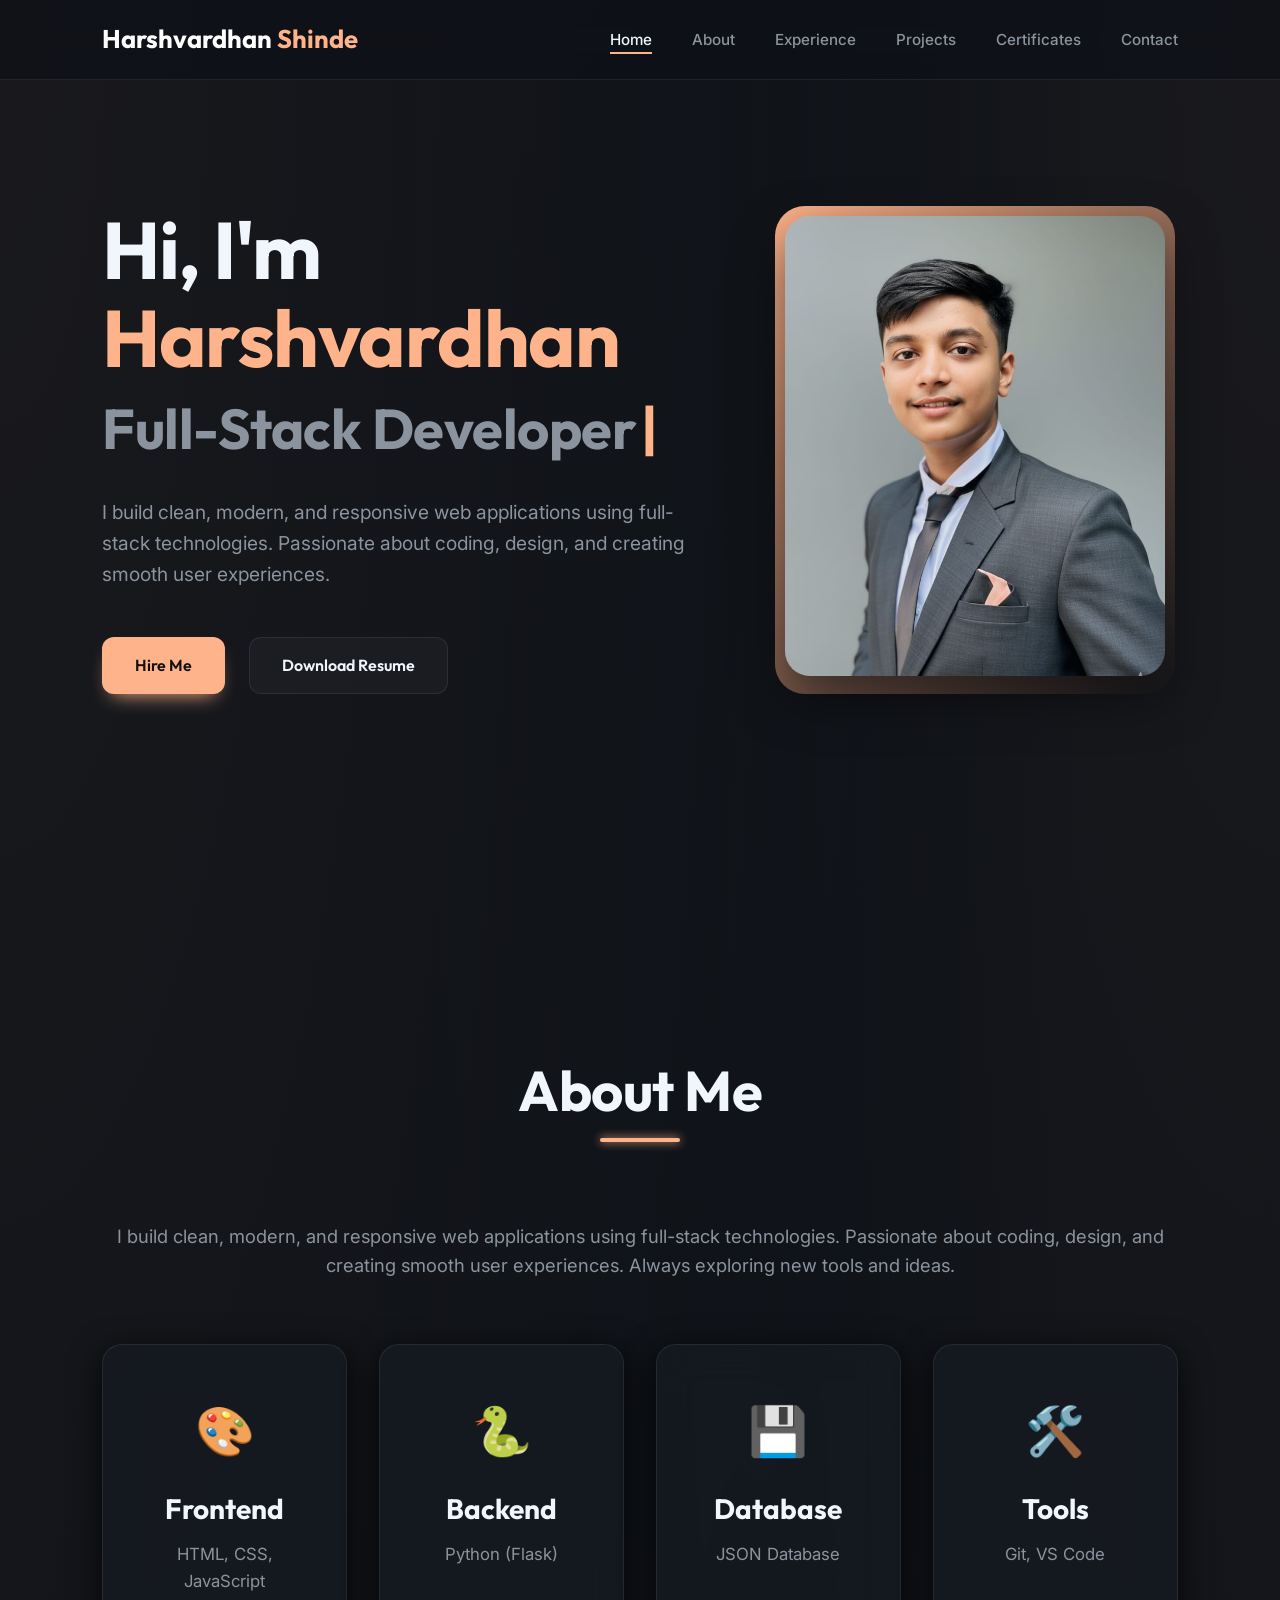
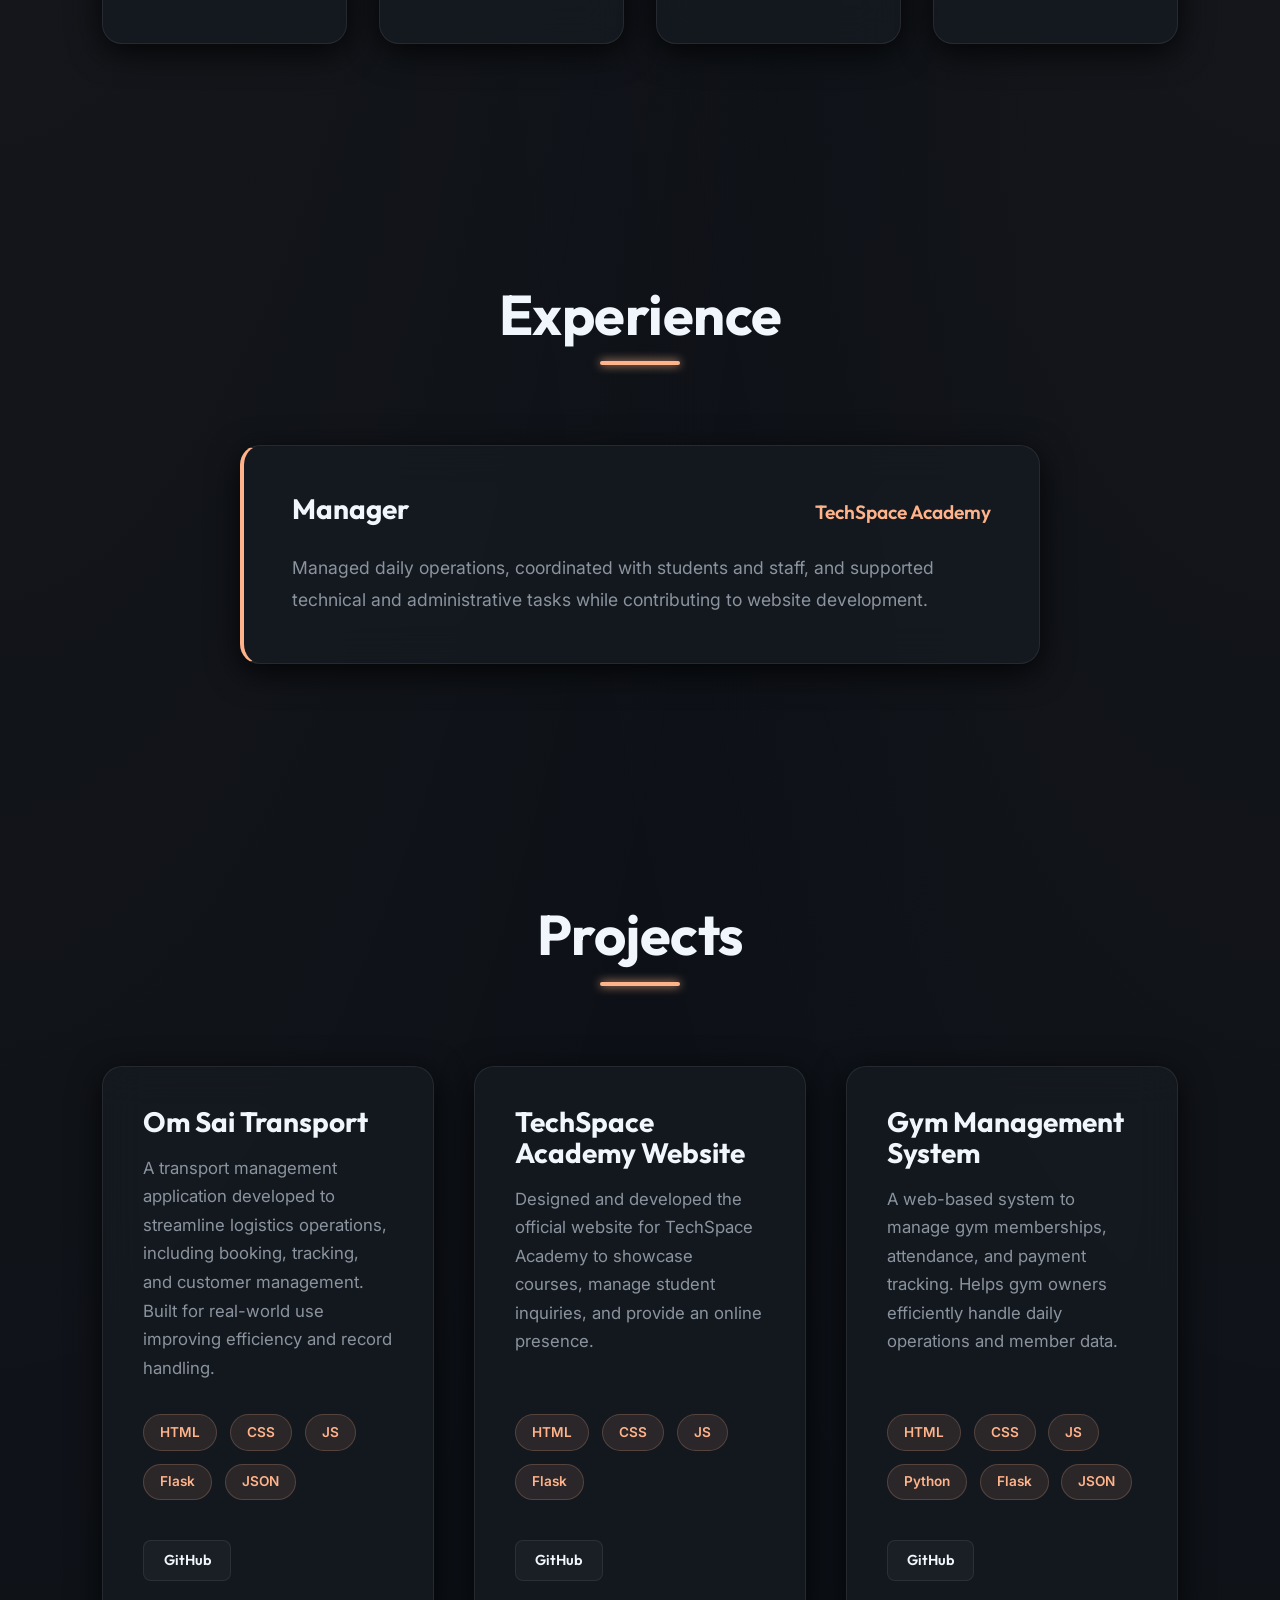
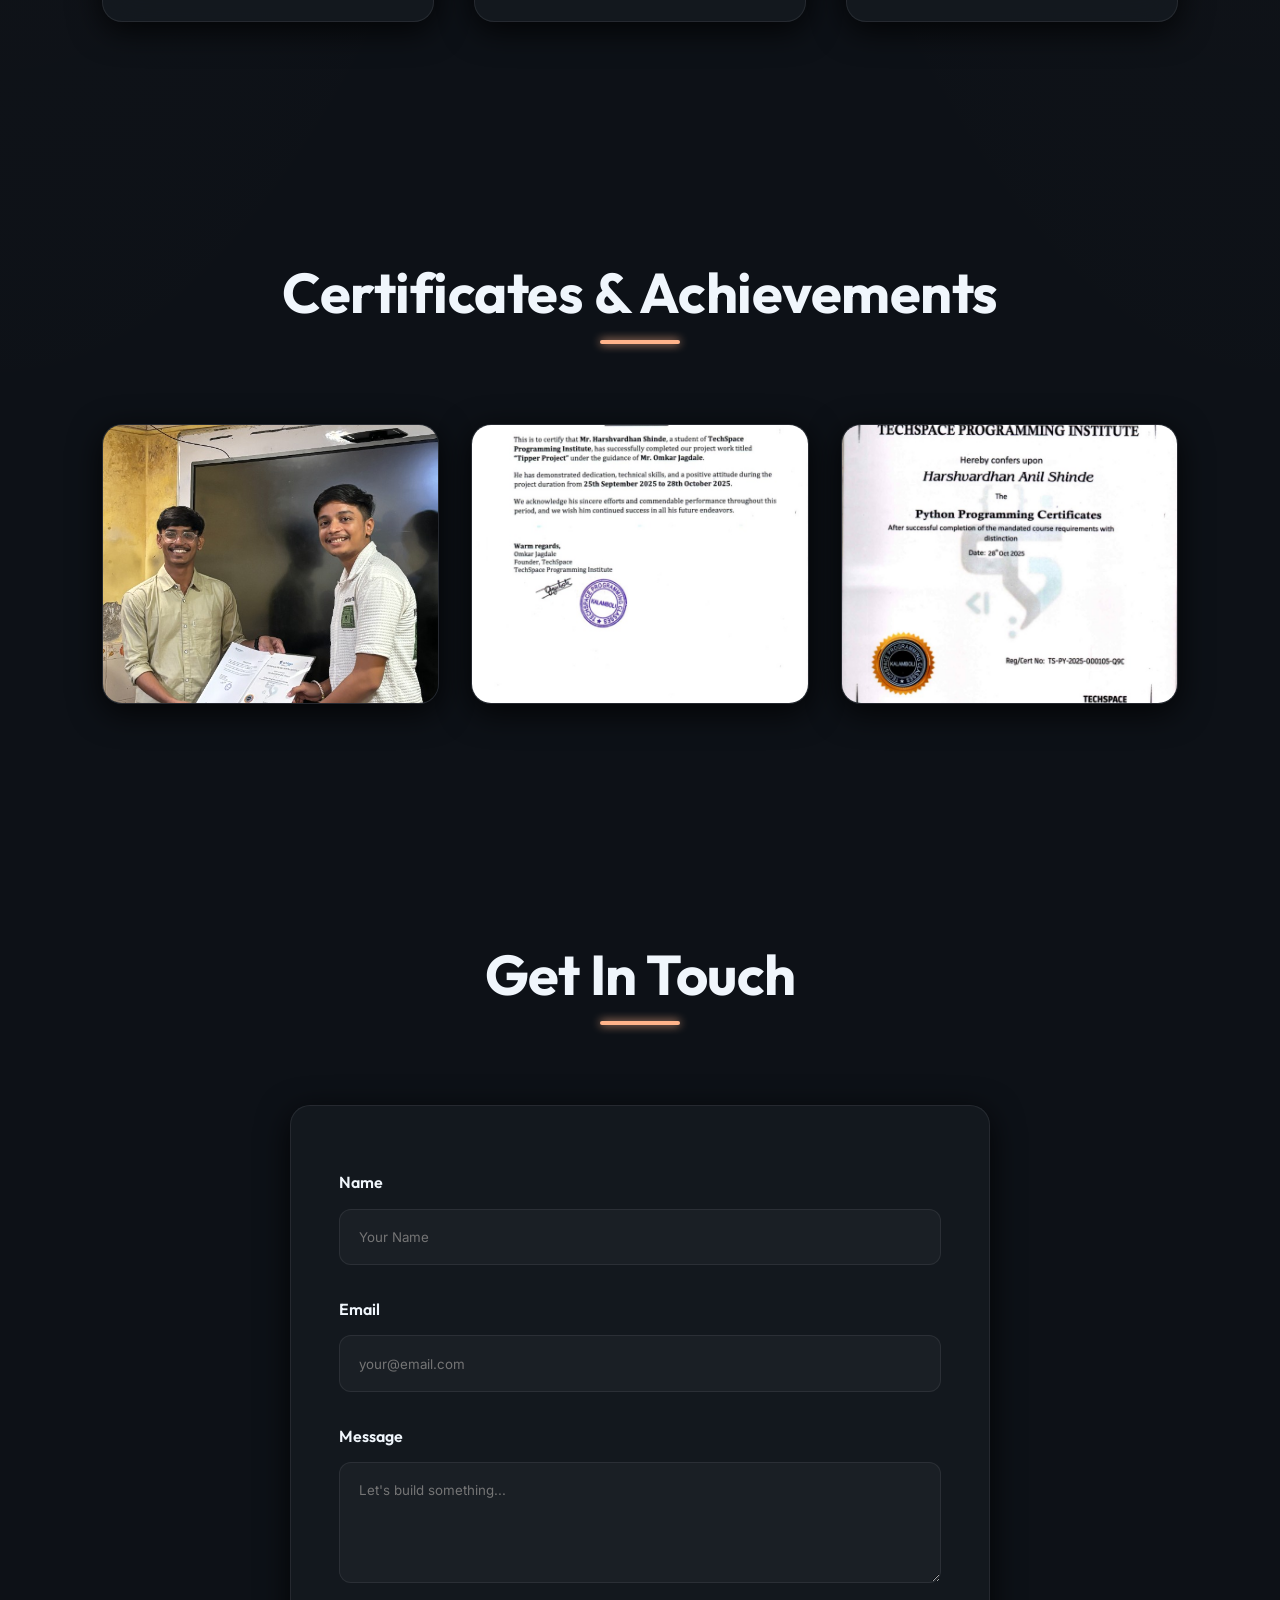
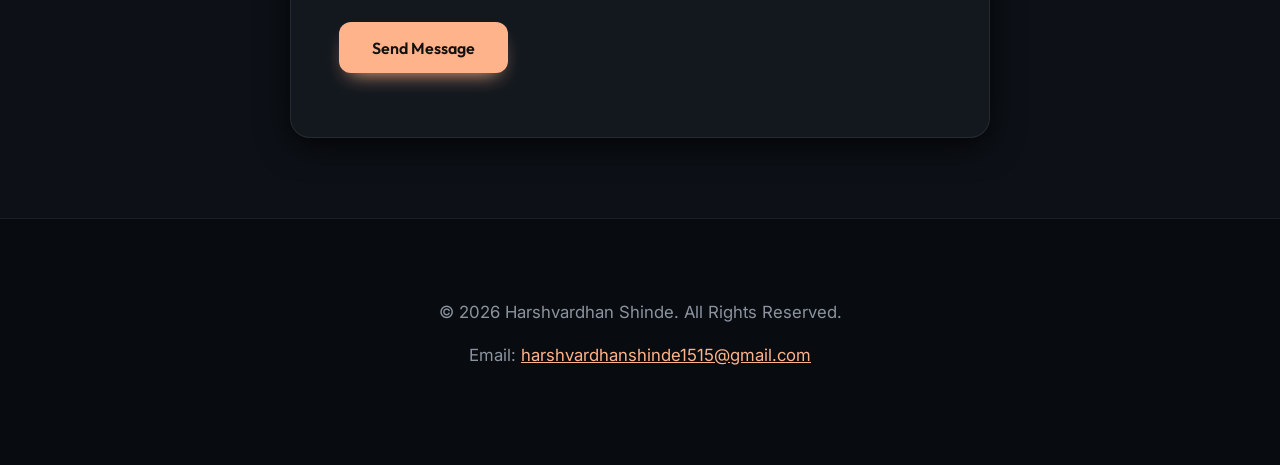
<file: index.html>
<!DOCTYPE html>
<html lang="en">
<head>
    <meta charset="UTF-8">
    <meta name="viewport" content="width=device-width, initial-scale=1.0">
    <meta name="description" content="Harshvardhan Shinde - Full-Stack Developer. Building clean, modern, and responsive web applications with Flask, JavaScript, and more.">
    <!-- Open Graph tags for social sharing -->
    <meta property="og:title" content="Harshvardhan Shinde | Full-Stack Developer">
    <meta property="og:description" content="Portfolio of Harshvardhan Shinde, a Full-Stack Developer specializing in clean, modern web apps.">
    <meta property="og:type" content="website">
    <title>Harshvardhan Shinde | Full-Stack Developer</title>
    <link rel="stylesheet" href="css/style.css">
    <link href="https://fonts.googleapis.com/css2?family=Inter:wght@400;500;600;700&family=Outfit:wght@300;400;600;700&display=swap" rel="stylesheet">
</head>
<body>
    <nav class="navbar">
        <a href="#home" class="logo">Harshvardhan <span>Shinde</span></a>
        <ul class="nav-links">
            <li><a href="#home">Home</a></li>
            <li><a href="#about">About</a></li>
            <li><a href="#experience">Experience</a></li>
            <li><a href="#projects">Projects</a></li>
            <li><a href="#certificates">Certificates</a></li>
            <li><a href="#contact">Contact</a></li>
        </ul>
        <div class="hamburger">
            <span></span>
            <span></span>
            <span></span>
        </div>
    </nav>

    <main>
        <section id="home" class="hero">
            <div class="hero-content">
                <h1 class="fade-up">Hi, I'm <span class="accent">Harshvardhan</span></h1>
                <h2 class="fade-up delay-1" id="typewriter">Full-Stack Developer</h2>
                <p class="fade-up delay-2">I build clean, modern, and responsive web applications using full-stack technologies. Passionate about coding, design, and creating smooth user experiences.</p>
                <div class="cta-buttons fade-up delay-3">
                    <a href="#contact" class="btn btn-primary">Hire Me</a>
                    <a href="assets/resume/Harshvardhan_Shinde_Resume.pdf" class="btn btn-secondary" target="_blank" download="Harshvardhan_Shinde_Resume.pdf">Download Resume</a>
                </div>
            </div>
            <div class="hero-image fade-in">
                <div class="img-container">
                    <img src="images/profile.jpg" alt="Harshvardhan Shinde" class="hero-img" onerror="this.src='https://ui-avatars.com/api/?name=Harshvardhan+Shinde&background=1f1f1f&color=fff&size=512'">
                </div>
            </div>
        </section>

        <section id="about" class="about section-spacing">
            <div class="section-title fade-up">
                <h2>About Me</h2>
                <div class="underline"></div>
            </div>
            <div class="about-content fade-up delay-1">
                <p class="about-text">I build clean, modern, and responsive web applications using full-stack technologies. Passionate about coding, design, and creating smooth user experiences. Always exploring new tools and ideas.</p>
                <div class="skills-grid">
                    <div class="skill-card glass-panel">
                        <div class="skill-icon">🎨</div>
                        <h3>Frontend</h3>
                        <p>HTML, CSS, JavaScript</p>
                    </div>
                    <div class="skill-card glass-panel">
                        <div class="skill-icon">🐍</div>
                        <h3>Backend</h3>
                        <p>Python (Flask)</p>
                    </div>
                    <div class="skill-card glass-panel">
                        <div class="skill-icon">💾</div>
                        <h3>Database</h3>
                        <p>JSON Database</p>
                    </div>
                    <div class="skill-card glass-panel">
                        <div class="skill-icon">🛠️</div>
                        <h3>Tools</h3>
                        <p>Git, VS Code</p>
                    </div>
                </div>
            </div>
        </section>

        <section id="experience" class="experience section-spacing">
            <div class="section-title fade-up">
                <h2>Experience</h2>
                <div class="underline"></div>
            </div>
            <div class="experience-container fade-up delay-1">
                <div class="experience-card glass-panel">
                    <div class="exp-header">
                        <h3>Manager</h3>
                        <span class="exp-company">TechSpace Academy</span>
                    </div>
                    <p class="exp-desc">Managed daily operations, coordinated with students and staff, and supported technical and administrative tasks while contributing to website development.</p>
                </div>
            </div>
        </section>

        <section id="projects" class="projects section-spacing">
            <div class="section-title fade-up">
                <h2>Projects</h2>
                <div class="underline"></div>
            </div>
            <div class="projects-grid fade-up delay-1">
                <!-- Project 1 -->
                <div class="project-card glass-panel">
                    <div class="project-info">
                        <h3>Om Sai Transport</h3>
                        <p>A transport management application developed to streamline logistics operations, including booking, tracking, and customer management. Built for real-world use improving efficiency and record handling.</p>
                        <div class="tech-stack">
                            <span>HTML</span> <span>CSS</span> <span>JS</span> <span>Flask</span> <span>JSON</span>
                        </div>
                        <div class="project-links">
                            <a href="https://github.com/harsh4687techie-bot" target="_blank" class="btn btn-secondary btn-small github-btn">GitHub</a>
                        </div>
                    </div>
                </div>
                <!-- Project 2 -->
                <div class="project-card glass-panel">
                    <div class="project-info">
                        <h3>TechSpace Academy Website</h3>
                        <p>Designed and developed the official website for TechSpace Academy to showcase courses, manage student inquiries, and provide an online presence.</p>
                        <div class="tech-stack">
                            <span>HTML</span> <span>CSS</span> <span>JS</span> <span>Flask</span>
                        </div>
                        <div class="project-links">
                            <a href="https://github.com/harsh4687techie-bot" target="_blank" class="btn btn-secondary btn-small github-btn">GitHub</a>
                        </div>
                    </div>
                </div>
                <!-- Project 3 -->
                <div class="project-card glass-panel">
                    <div class="project-info">
                        <h3>Gym Management System</h3>
                        <p>A web-based system to manage gym memberships, attendance, and payment tracking. Helps gym owners efficiently handle daily operations and member data.</p>
                        <div class="tech-stack">
                            <span>HTML</span> <span>CSS</span> <span>JS</span> <span>Python</span> <span>Flask</span> <span>JSON</span>
                        </div>
                        <div class="project-links">
                            <a href="https://github.com/harsh4687techie-bot" target="_blank" class="btn btn-secondary btn-small github-btn">GitHub</a>
                        </div>
                    </div>
                </div>
            </div>
        </section>

        <section id="certificates" class="certificates section-spacing">
            <div class="section-title fade-up">
                <h2>Certificates & Achievements</h2>
                <div class="underline"></div>
            </div>
            <div class="certificates-grid fade-up delay-1" id="cert-grid">
                <!-- Dynamic Content Here -->
            </div>
        </section>

        <section id="contact" class="contact section-spacing">
            <div class="section-title fade-up">
                <h2>Get In Touch</h2>
                <div class="underline"></div>
            </div>
            <div class="contact-container fade-up delay-1">
                <form id="contact-form" class="glass-panel">
                    <div class="form-group">
                        <label for="name">Name</label>
                        <input type="text" id="name" name="name" required placeholder="Your Name">
                    </div>
                    <div class="form-group">
                        <label for="email">Email</label>
                        <input type="email" id="email" name="email" required placeholder="your@email.com">
                    </div>
                    <div class="form-group">
                        <label for="message">Message</label>
                        <textarea id="message" name="message" rows="5" required placeholder="Let's build something..."></textarea>
                    </div>
                    <button type="submit" class="btn btn-primary btn-submit">Send Message</button>
                    <div id="form-msg" class="form-msg"></div>
                </form>
            </div>
        </section>

        <!-- Image Modal -->
        <div id="image-modal" class="modal">
            <span class="modal-close" onclick="closeModal()">&times;</span>
            <img class="modal-content" id="modal-img">
        </div>
    </main>

    <footer>
        <p>&copy; 2026 Harshvardhan Shinde. All Rights Reserved.</p>
        <p>Email: <a href="mailto:harshvardhanshinde1515@gmail.com" style="color:var(--accent-color)">harshvardhanshinde1515@gmail.com</a></p>
    </footer>

    <script src="js/main.js"></script>
</body>
</html>
</file>
<file: css/style.css>
:root {
    /* Define colors - Modern Slate & Peach Palette */
    --bg-color: #0d1117;
    --bg-darker: #080b10;
    --text-primary: #f0f6fc;
    --text-muted: #8b949e;
    --accent-color: #FFB38A; 
    --accent-hover: #E89E78;
    --glass-bg: rgba(22, 27, 34, 0.75);
    --glass-border: rgba(255, 255, 255, 0.08);
    --card-shadow: 0 8px 32px 0 rgba(0, 0, 0, 0.8);
    
    /* Typography */
    --font-main: 'Inter', sans-serif;
    --font-heading: 'Outfit', sans-serif;
    
    /* Transitions */
    --transition-standard: all 0.4s cubic-bezier(0.16, 1, 0.3, 1);
}

* {
    margin: 0;
    padding: 0;
    box-sizing: border-box;
    scroll-behavior: smooth;
}

body {
    font-family: var(--font-main);
    background-color: var(--bg-color);
    color: var(--text-primary);
    line-height: 1.6;
    overflow-x: hidden;
    background-image: 
        radial-gradient(at 0% 0%, rgba(255, 179, 138, 0.05) 0, transparent 50%), 
        radial-gradient(at 50% 0%, rgba(13, 17, 23, 1) 0, transparent 50%), 
        radial-gradient(at 100% 0%, rgba(255, 179, 138, 0.05) 0, transparent 50%);
}

/* Glassmorphism Panel Utility */
.glass-panel {
    background: var(--glass-bg);
    backdrop-filter: blur(20px);
    -webkit-backdrop-filter: blur(20px);
    border: 1px solid var(--glass-border);
    border-radius: 20px;
    box-shadow: var(--card-shadow);
    transition: var(--transition-standard);
}

/* Typography */
h1, h2, h3 {
    font-family: var(--font-heading);
    font-weight: 700;
    line-height: 1.1;
}

h1 { font-size: clamp(3rem, 7vw, 5rem); letter-spacing: -1.5px; }
h2 { font-size: clamp(2.2rem, 5vw, 3.5rem); letter-spacing: -0.5px; }
h3 { font-size: 1.75rem; }
p { color: var(--text-muted); font-size: 1.05rem; }

.accent {
    color: var(--accent-color);
}

/* Buttons */
.btn {
    display: inline-block;
    padding: 0.9rem 2rem;
    border-radius: 12px;
    font-weight: 600;
    font-family: var(--font-heading);
    text-decoration: none;
    cursor: pointer;
    transition: var(--transition-standard);
    font-size: 1rem;
    border: 1px solid transparent;
}

.btn-small {
    padding: 0.5rem 1.2rem;
    font-size: 0.9rem;
    border-radius: 8px;
}

.btn-primary {
    background: var(--accent-color);
    color: #111;
    box-shadow: 0 10px 20px -10px var(--accent-color);
}

.btn-primary:hover {
    background: var(--accent-hover);
    transform: translateY(-3px);
    box-shadow: 0 15px 30px -10px var(--accent-color);
}

.btn-secondary {
    background: rgba(255, 255, 255, 0.03);
    color: var(--text-primary);
    border: 1px solid var(--glass-border);
}

.btn-secondary:hover {
    border-color: var(--accent-color);
    background: rgba(255, 179, 138, 0.05);
    color: var(--accent-color);
    transform: translateY(-3px);
}

/* Navigation */
.navbar {
    position: fixed;
    top: 0;
    width: 100%;
    display: flex;
    justify-content: space-between;
    align-items: center;
    padding: 1.2rem 8%;
    background: rgba(13, 17, 23, 0.7);
    backdrop-filter: blur(15px);
    -webkit-backdrop-filter: blur(15px);
    z-index: 1000;
    border-bottom: 1px solid var(--glass-border);
}

.logo {
    font-family: var(--font-heading);
    font-size: 1.6rem;
    font-weight: 700;
    color: #FFFFFF;
    text-decoration: none;
}

.logo span {
    color: var(--accent-color);
}

.nav-links {
    display: flex;
    list-style: none;
    gap: 2.5rem;
}

.nav-links a {
    color: var(--text-muted);
    text-decoration: none;
    font-weight: 500;
    font-size: 0.95rem;
    transition: var(--transition-standard);
    position: relative;
}

.nav-links a::after {
    content: '';
    position: absolute;
    bottom: -5px;
    left: 0;
    width: 0;
    height: 2px;
    background: var(--accent-color);
    transition: var(--transition-standard);
}

.nav-links a:hover, .nav-links a.active {
    color: var(--text-primary);
}

.nav-links a.active::after {
    width: 100%;
}

.hamburger {
    display: none;
    flex-direction: column;
    gap: 6px;
    cursor: pointer;
}

.hamburger span {
    width: 30px;
    height: 2px;
    background: var(--text-primary);
    border-radius: 2px;
    transition: var(--transition-standard);
}

/* Base Sections */
.section-spacing {
    padding: 10rem 8% 5rem;
}

.section-title {
    text-align: center;
    margin-bottom: 5rem;
}

.underline {
    width: 80px;
    height: 4px;
    background: var(--accent-color);
    margin: 1rem auto 0;
    border-radius: 4px;
    box-shadow: 0 0 10px var(--accent-color);
}

/* Hero Section */
.hero {
    display: flex;
    align-items: center;
    justify-content: space-between;
    min-height: 100vh;
    padding: 0 8%;
    gap: 4rem;
    position: relative;
}

.hero-content {
    flex: 1.2;
    max-width: 750px;
}

.hero-content h2 {
    margin: 1rem 0 2rem;
    color: var(--text-muted);
    min-height: 1.2em; /* Prevents layout shift during typing */
}

/* Typewriter Cursor */
#typewriter::after {
    content: '|';
    animation: blink 0.7s infinite;
    color: var(--accent-color);
    margin-left: 5px;
}

@keyframes blink {
    0%, 100% { opacity: 1; }
    50% { opacity: 0; }
}

.hero-content p {
    margin-bottom: 3rem;
    font-size: 1.2rem;
    max-width: 600px;
}

.cta-buttons {
    display: flex;
    gap: 1.5rem;
}

.hero-image {
    flex: 0.8;
    display: flex;
    justify-content: center;
    align-items: center;
}

.img-container {
    width: 100%;
    max-width: 400px;
    aspect-ratio: 1/1.2;
    padding: 10px;
    position: relative;
    border-radius: 30px;
    background: linear-gradient(135deg, var(--accent-color), transparent);
}

.img-container img {
    width: 100%;
    height: 100%;
    object-fit: cover;
    border-radius: 25px;
    box-shadow: 0 20px 50px rgba(0, 0, 0, 0.5);
    transition: transform 0.5s ease;
}

.hero-image:hover img {
    transform: scale(1.02) rotate(-1deg);
}

/* About Section */
.about-content {
    max-width: 1100px;
    margin: 0 auto;
}

.about-text {
    text-align: center;
    font-size: 1.15rem;
    margin-bottom: 4rem;
}

.skills-grid {
    display: grid;
    grid-template-columns: repeat(auto-fit, minmax(240px, 1fr));
    gap: 2rem;
}

.skill-card {
    padding: 3rem 2rem;
    text-align: center;
}

.skill-card:hover {
    transform: translateY(-10px);
    border-color: var(--accent-color);
    background: rgba(255, 179, 138, 0.05);
}

.skill-icon {
    font-size: 3rem;
    margin-bottom: 1.5rem;
    display: block;
}

.skill-card h3 {
    margin-bottom: 1rem;
    font-family: var(--font-heading);
}

/* Experience Section */
.experience-container {
    max-width: 800px;
    margin: 0 auto;
}

.experience-card {
    padding: 3rem;
    border-left: 4px solid var(--accent-color);
}

.exp-header {
    display: flex;
    justify-content: space-between;
    align-items: baseline;
    margin-bottom: 1.5rem;
    flex-wrap: wrap;
    gap: 1rem;
}

.exp-company {
    font-family: var(--font-heading);
    color: var(--accent-color);
    font-weight: 600;
    font-size: 1.2rem;
}

.exp-desc {
    font-size: 1.1rem;
    line-height: 1.8;
}

/* Projects Section */
.projects-grid {
    display: grid;
    grid-template-columns: repeat(auto-fit, minmax(320px, 1fr));
    gap: 2.5rem;
    max-width: 1200px;
    margin: 0 auto;
}

.project-card {
    padding: 0;
    overflow: hidden;
}

.project-info {
    padding: 2.5rem;
    display: flex;
    flex-direction: column;
    height: 100%;
}

.project-info h3 {
    margin-bottom: 1rem;
    font-family: var(--font-heading);
}

.project-info p {
    margin-bottom: 2rem;
    flex-grow: 1;
    line-height: 1.7;
}

.tech-stack {
    display: flex;
    flex-wrap: wrap;
    gap: 0.8rem;
    margin-bottom: 2.5rem;
}

.tech-stack span {
    font-size: 0.85rem;
    font-weight: 600;
    color: var(--accent-color);
    background: rgba(255, 179, 138, 0.1);
    padding: 0.4rem 1rem;
    border-radius: 50px;
    border: 1px solid rgba(255, 179, 138, 0.2);
}

/* Certificates Section */
.certificates-grid {
    display: grid;
    grid-template-columns: repeat(auto-fit, minmax(300px, 1fr));
    gap: 2rem;
    max-width: 1200px;
    margin: 0 auto;
}

.certificate-card {
    position: relative;
    overflow: hidden;
    cursor: pointer;
    border-radius: 20px;
    height: 280px;
}

.certificate-card img {
    width: 100%;
    height: 100%;
    object-fit: cover;
    transition: transform 0.6s cubic-bezier(0.16, 1, 0.3, 1);
}

.certificate-card:hover img {
    transform: scale(1.1);
}

.cert-overlay {
    position: absolute;
    top: 0; left: 0; right: 0; bottom: 0;
    background: rgba(13, 17, 23, 0.8);
    display: flex;
    justify-content: center;
    align-items: center;
    opacity: 0;
    transition: opacity 0.4s ease;
}

.certificate-card:hover .cert-overlay {
    opacity: 1;
}

/* Contact Section */
.contact-container {
    max-width: 700px;
    margin: 0 auto;
}

.contact-container form {
    padding: 4rem 3rem;
}

.form-group {
    margin-bottom: 2rem;
}

.form-group label {
    display: block;
    margin-bottom: 0.8rem;
    font-weight: 600;
    color: var(--text-primary);
    font-family: var(--font-heading);
}

.form-group input,
.form-group textarea {
    width: 100%;
    padding: 1.2rem;
    background: rgba(255, 255, 255, 0.03);
    border: 1px solid var(--glass-border);
    border-radius: 12px;
    color: var(--text-primary);
    font-family: var(--font-main);
    transition: var(--transition-standard);
}

.form-group input:focus,
.form-group textarea:focus {
    outline: none;
    border-color: var(--accent-color);
    background: rgba(255, 255, 255, 0.06);
    box-shadow: 0 0 15px rgba(255, 179, 138, 0.1);
}

/* Footer */
footer {
    text-align: center;
    padding: 5rem 8%;
    background: var(--bg-darker);
    border-top: 1px solid var(--glass-border);
}

footer p {
    margin-bottom: 1rem;
}

.admin-link {
    display: inline-block;
    margin-top: 2rem;
    color: var(--text-muted);
    font-size: 0.85rem;
    text-decoration: none;
    transition: var(--transition-standard);
    opacity: 0.5;
}

.admin-link:hover {
    opacity: 1;
    color: var(--accent-color);
}

/* Image Modal */
.modal {
    display: none;
    position: fixed;
    z-index: 2000;
    left: 0; top: 0;
    width: 100%; height: 100%;
    background: rgba(8, 11, 16, 0.95);
    backdrop-filter: blur(10px);
    justify-content: center;
    align-items: center;
}

.modal.active { display: flex; }

.modal-content {
    max-width: 90%;
    max-height: 85%;
    border-radius: 15px;
    box-shadow: 0 0 50px rgba(0,0,0,0.5);
    animation: modalIn 0.5s cubic-bezier(0.16, 1, 0.3, 1);
}

@keyframes modalIn {
    from { transform: scale(0.9); opacity: 0; }
    to { transform: scale(1); opacity: 1; }
}

.modal-close {
    position: absolute;
    top: 30px; right: 40px;
    color: #fff;
    font-size: 40px;
    cursor: pointer;
    transition: var(--transition-standard);
}

.modal-close:hover { color: var(--accent-color); }

/* Animations */
.fade-up {
    opacity: 0;
    transform: translateY(40px);
    transition: opacity 1s transform 1s cubic-bezier(0.16, 1, 0.3, 1);
}

.fade-up.visible {
    opacity: 1;
    transform: translateY(0);
}

.fade-in {
    opacity: 0;
    animation: fadeIn 1.5s ease-out forwards;
}

@keyframes fadeIn {
    to { opacity: 1; }
}

.delay-1 { transition-delay: 0.2s; }
.delay-2 { transition-delay: 0.4s; }
.delay-3 { transition-delay: 0.6s; }

/* Responsive */
@media screen and (max-width: 1024px) {
    .section-spacing { padding: 8rem 5% 4rem; }
    .hero { gap: 2rem; }
}

@media screen and (max-width: 900px) {
    .hero {
        flex-direction: column-reverse;
        justify-content: center;
        text-align: center;
        padding-top: 120px;
    }
    
    .hero-content { max-width: 100%; }
    .hero-content p { margin: 0 auto 3rem; }
    .cta-buttons { justify-content: center; }
}

@media screen and (max-width: 768px) {
    .navbar { padding: 1rem 5%; }
    .nav-links {
        display: none; /* Mobile menu logic in JS toggle */
        position: absolute;
        top: 100%; left: 0; width: 100%;
        background: var(--bg-color);
        flex-direction: column;
        padding: 2rem;
        border-bottom: 1px solid var(--glass-border);
    }
    
    .nav-links.active { display: flex; }
    
    .hamburger { display: flex; }
    
    .img-container { max-width: 300px; }
    
    .experience-card { padding: 2rem; }
}
</file>
